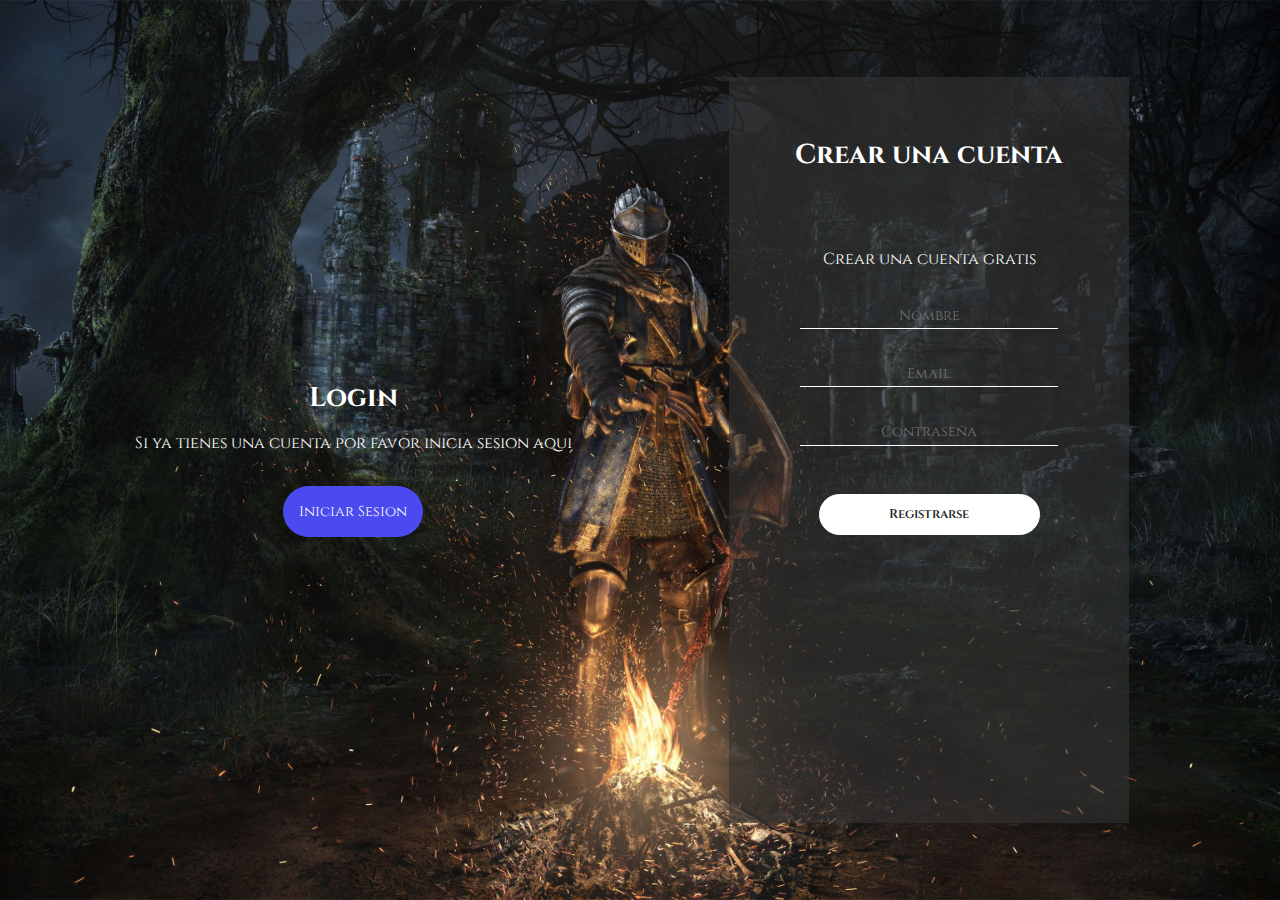
<file: login.html>
<!DOCTYPE html>
<html lang="en">
<head>
    <meta charset="UTF-8">
    <meta http-equiv="X-UA-Compatible" content="IE=edge">
    <meta name="viewport" content="width=device-width, initial-scale=1.0">
    <link rel="stylesheet" href="css/stylo.css">
</head>
<body>
    <body class="loginBody">
        <div class="container-form sign-up">
            <div class="welcome-back">
                <div class="message">
                    <h2>Login</h2>
                    <p>Si ya tienes una cuenta por favor inicia sesion aqui</p>
                    <button class="sign-up-btn">Iniciar Sesion</button>
                </div>
            </div>
            <form class="formulario">
                <h2 class="create-account">Crear una cuenta</h2>
                <p class="cuenta-gratis">Crear una cuenta gratis</p>
                <input type="text" placeholder="Nombre">
                <input type="email" placeholder="Email">
                <input type="password" placeholder="Contraseña">
                <input type="button" value="Registrarse">
            </form>
        </div>
        <div class="container-form sign-in">
            <form class="formulario">
                <h2 class="create-account">Iniciar Sesion</h2>
                <p class="cuenta-gratis">¿Aun no tienes una cuenta?</p>
                <input id="usuario" type="email" placeholder="Email">
                <input id="password" type="password" placeholder="Contraseña">
                <input id="Boton" type="button" value="Iniciar Sesion">
            </form>
            <div class="welcome-back">
                <div class="message">
                    <h2>Registrate</h2>
                    <p>Si aun no tienes una cuenta por favor registrese aqui</p>
                    <button class="sign-in-btn">Registrarse</button>
                </div>
            </div>
        </div>
        <script src="./script.js"></script>
        <script src="./login.js"></script>
    
</body>
</html>
</file>
<file: css/stylo.css>
@import url('https://fonts.googleapis.com/css2?family=Cinzel:wght@500&display=swap');
@import url('https://fonts.googleapis.com/css2?family=Lora:ital@1&display=swap');

*{
    margin: 0%;
    padding: 0%;
    font-family: 'Cinzel', serif;
}

body{
    background-color: #000000;
    width: 100%;
    margin: 0;
}

.Titulo{
    display: flex;
    margin-top: 100px;
    justify-content: center;
    font-family: 'Cinzel', serif;
    color: white;
}

.nav-item{
    margin-left: 50px;
}

.fondoNav{
    width: 100%;
}

/* Caroulsel */

.carousel{
    margin: 70px 70px 0px 70px;
}

/* end caroulsel */

/* inicio */

.inicio{
    display: flex; 
    padding: 5px 5px;
    margin: 30px 70px 50px 70px;
    /* border: 1px solid pink ; */
}

.divText{
    display: flex;
    margin: 0px 50px;
    width: 633px;
    height: 456px;
    align-items: center;
    font-size: 30px;
    /* border: 1px solid red; */
}

.text{
    font-family: 'Lora', serif;
    color: white;
}

.imgInicio{
    display: flex;
    margin: 0px 50px 0px 10px;
    /* border: 1px solid blue; */
}

.cebollin{
    display: flex;
    width: 400px;
}

.banner{
    display: none;
}

.subTitulo{
    display: flex;
    justify-content: center;
    color: white;
    font-family: 'Cinzel', serif;
    padding-bottom: 20px;
}

.secSoy{
    margin-top: 100px;
}

.quienSoy{
    display: flex;
    margin: 0px 20px 100px 20px;
    font-size: 30px;
    
}

.textSoy{
    font-family: 'Lora', serif;
    color: white;
}

/* end inicio */

/* Contacto */
form{
    width: 450px;
    margin: auto;
    padding: 20px 30px;
    box-sizing: border-box;
}

.form{
    text-align: center;
    margin: 0;
    font-size: 20px;
    margin-bottom: 20px;
    border: 2px #e5801a solid;
    border-radius: 10px;
}

.sectionForm{
    display: flex;
    justify-content: space-between;
}

input, textarea{
    width: 100%;
    margin-bottom: 20px;
    padding: 7px;
    box-sizing: border-box;
    font-size: 15px;
    border: none;
}

textarea{
    min-height: 100px;
    max-height: 200px;
    min-width: 100px;
}

.Boton{
    background: #e5801a;
    color: black;
    padding: 10px;
    font-size: 15px;
    text-decoration: solid;
}

/* cartas */

.cartas{
    margin: 50px 125px 100px 125px;
}

.cards{
    text-decoration: none;
    color: white;
}

.card-body{
    display: flex;
    justify-content: center;
    font-family: 'Cinzel', serif;
}

/* end cartas */

/* Gif */

.gif{
    display: flex;
    align-items: center;
}

/* trailer */

video{
    border: 2px white solid;
    border-radius: 5px;
    justify-content: center;
}

.trailer{
    display: flex;
    justify-content: center;
}

/* Login */

 .loginBody {
    height: 100vh;
    display: flex;
    align-items: center;
    justify-content: center;
    background-image: url(../img/BackgroundLogin.jpg);
    background-position: center;
    background-repeat: no-repeat;
    background-size: cover;
    color: #fff;
}

.container-form {
    width: 90%;
    height: 90vh;
    display: flex;
    justify-content: space-around;
    transition:  all .5s ease-out;
}

.welcome-back {
    display: flex;
    align-items: center;
    text-align: center;
}

.message {
    padding: 1rem;
}

.message h2 {
    font-size: 1.7rem;
    padding: 1rem 0;
}

.message button {
    padding: 1rem;
    font-weight: 400;
    background-color: #4a4aee;
    border-radius: 2rem;
    border: none;
    outline: none;
    cursor: pointer;
    font-size: .9rem;
    margin-top: 2rem;
    transition: all .3s ease-in;
    color: #fff;
}

.message button:hover {
    background-color: #6464f8;
}

.formulario {
    width: 400px;
    padding: 1rem;
    margin: 2rem;
    background-color: rgb(51, 51, 51, 0.602);
    text-align: center;
}

.create-account {
    padding: 2.7rem 0;
    font-size: 1.7rem;
}

.cuenta-gratis {
    padding: 2rem 0;
}

.formulario input {
    width: 70%;
    display: block;
    margin: auto;
    margin-bottom: 2rem;
    background-color: transparent;
    border: none;
    border-bottom: white thin solid;
    text-align: center;
    outline: none;
    padding: .2rem 0;
    font-size: .9rem;
    color: white;
}

.formulario input[type="button"] {
    width: 60%;
    margin: auto;
    border: solid thin white;
    padding: .7rem;
    border-radius: 2rem;
    background-color: white;
    font-weight: 600;
    margin-top: 3rem;
    font-size: .8rem;
    cursor: pointer;
    color: #222;
}

.sign-in {
    position: absolute;
    opacity: 0;
    visibility: hidden;
}

.sign-in.active {
    opacity: 1;
    visibility: visible;
}

.sign-up.active {
    opacity: 0;
    visibility: hidden;
} 


@media (max-width: 992px){
    
    /* Incio */
    
    .inicio{
        display: flex; 
        padding: 5px 0px;
        margin: 30px 0px 50px 0px;
        flex-direction: column;
    }

    .divText{
        display: flex;
        margin: 0px 0px;
        width: 100%;
        height: 100%;
        font-size: 30px;     
    }

    .text{
        padding: 10px 10px;
        font-size: 20px;
    }

    .cebollin{
        display: none;
    }

    .banner {
        display: flex;
        width: 100%;
    }

    .imgInicio{
        display: flex;
        justify-content: center;
        /* border: 2px solid white;
        border-radius: 5px; */
        margin: 0px 10px 0px 10px;
    }

    /* End */

    /* Carousel */

    .carousel{
        margin: 70px 10px 0px 10px;
    }

    /* End Carousel */

    /* Cards */

    .cartas{
        margin: 50px 50px 100px 50px;
    }

    /* End Card */

    /* Quien soy */
    
    .quienSoy{
        display: flex;
        width: 95%;
        align-items: center;
        flex-direction: column;
    }

    .textSoy{
        font-size: 20px;
        padding: 0px 20px;
        width: 100%;
    }
 
    /* Nav */
    .fondoNav{
        width: 100%;
    }
    /* EndNav */

    /* Video */
    video{
        width: 80%;
    }
    /* EndVideo */

    /* Form */
    .Solaire{
        display: none;
    }

    .sectionForm{
        display: inline-block;
        margin: 0;
        width: 100%;
        align-items: center;
    }
    /* EndForm */
}
</file>
